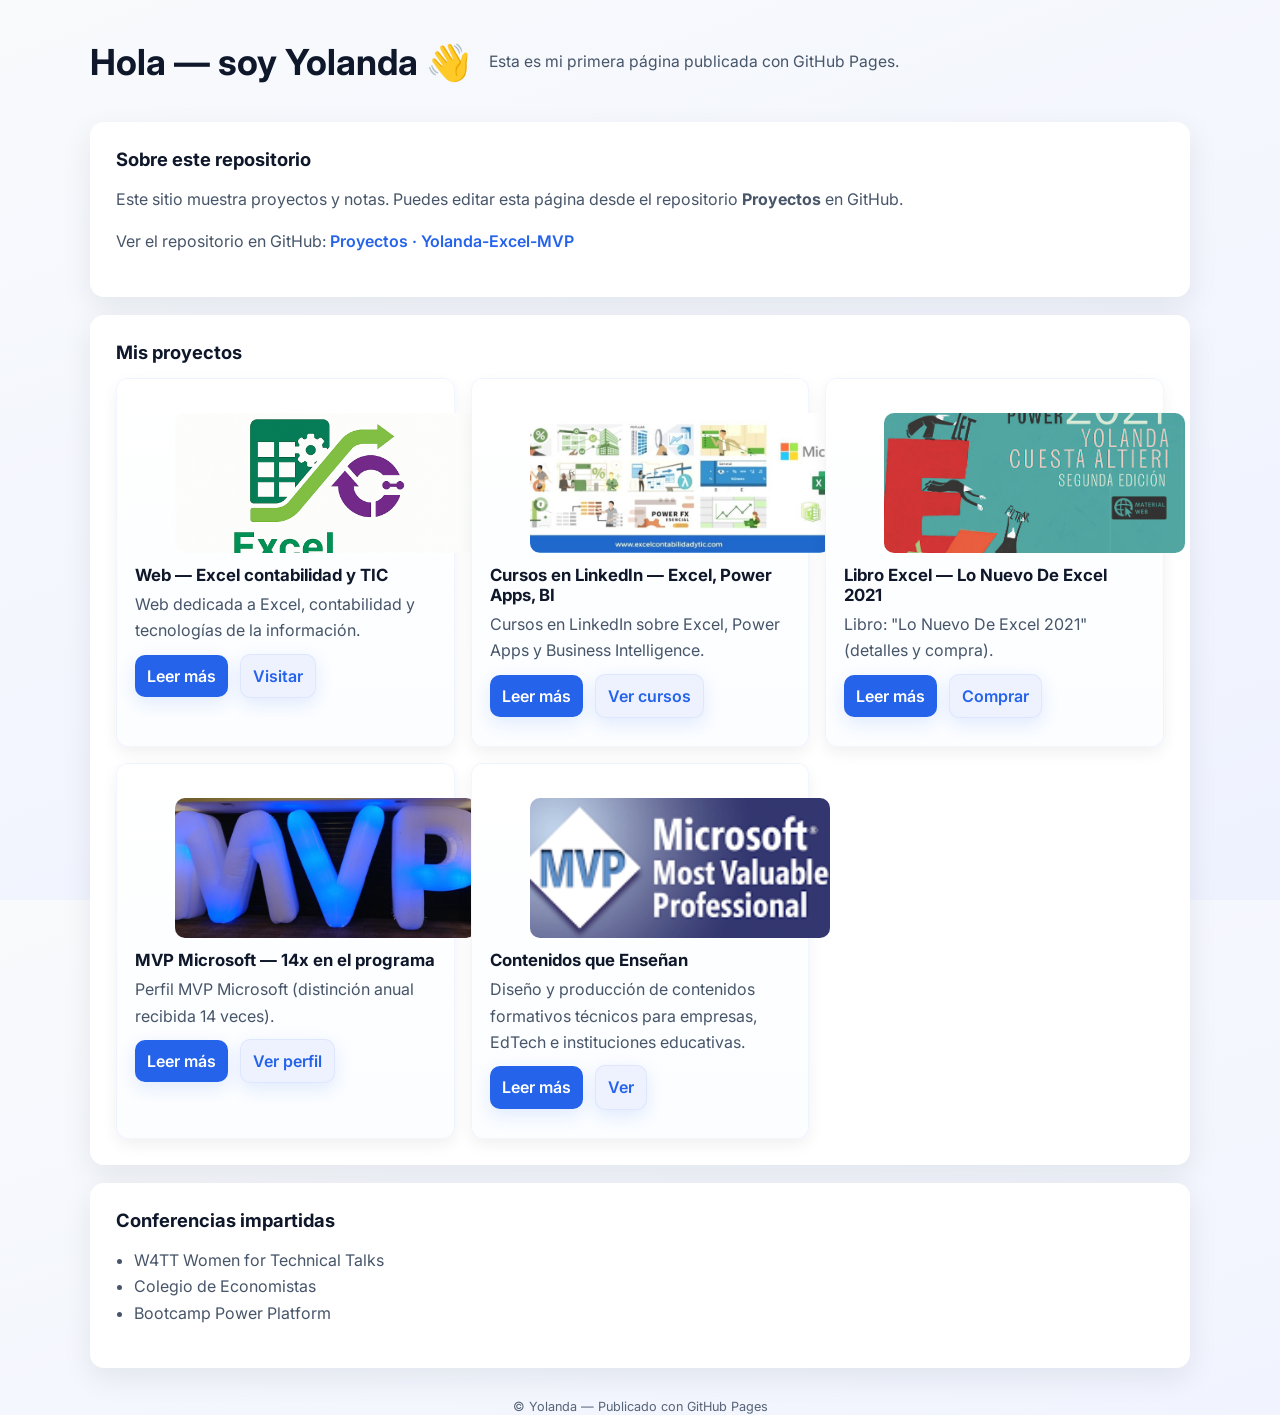
<file: index.html>
<!doctype html>
<html lang="es">
<head>
  <meta charset="utf-8" />
  <meta name="viewport" content="width=device-width,initial-scale=1" />
  <title>Proyectos — Yolanda</title>
  <link rel="stylesheet" href="styles.css">
</head>
<body>
  <header class="site-header">
    <div class="container">
      <h1>Hola — soy Yolanda 👋</h1>
      <p class="tagline">Esta es mi primera página publicada con GitHub Pages.</p>
    </div>
  </header>

  <main class="container">
    <section class="card">
      <h2>Sobre este repositorio</h2>
      <p>Este sitio muestra proyectos y notas. Puedes editar esta página desde el repositorio <strong>Proyectos</strong> en GitHub.</p>
      <p>Ver el repositorio en GitHub: <a href="https://github.com/Yolanda-Excel-MVP/Proyectos" target="_blank" rel="noopener">Proyectos · Yolanda-Excel-MVP</a></p>
    </section>

    <section class="card projects">
      <h2>Mis proyectos</h2>
      <div class="projects-grid">
        <article class="project-card">
          <figure class="project-media">
            <img src="images/imagesweb.jpg" alt="Web — Excel contabilidad y TIC">
          </figure>
          <h3>Web — Excel contabilidad y TIC</h3>
          <p>Web dedicada a Excel, contabilidad y tecnologías de la información.</p>
          <p><a class="btn-like" href="about-web.html">Leer más</a> <a class="btn-like secondary" href="https://excelcontabilidadytic.com/" target="_blank" rel="noopener">Visitar</a></p>
        </article>

        <article class="project-card">
          <figure class="project-media">
            <img src="images/imageslinkedin.jpg" alt="Cursos en LinkedIn — Excel, Power Apps, BI">
          </figure>
          <h3>Cursos en LinkedIn — Excel, Power Apps, BI</h3>
          <p>Cursos en LinkedIn sobre Excel, Power Apps y Business Intelligence.</p>
          <p><a class="btn-like" href="about-linkedin.html">Leer más</a> <a class="btn-like secondary" href="https://www.linkedin.com/learning/search?keywords=yolanda%20cuesta%20altieri" target="_blank" rel="noopener">Ver cursos</a></p>
        </article>

        <article class="project-card">
          <figure class="project-media">
            <img src="images/imageslibro.jpg" alt="Libro — Lo Nuevo De Excel 2021">
          </figure>
          <h3>Libro Excel — Lo Nuevo De Excel 2021</h3>
          <p>Libro: "Lo Nuevo De Excel 2021" (detalles y compra).</p>
          <p><a class="btn-like" href="about-libro.html">Leer más</a> <a class="btn-like secondary" href="https://www.alpha-editorial.com/Papel/9789587788815/Lo+Nuevo+De+Excel+2021" target="_blank" rel="noopener">Comprar</a></p>
        </article>

        <article class="project-card">
          <figure class="project-media">
            <img src="images/imagesmvp.jpg" alt="MVP Microsoft — Yolanda">
          </figure>
          <h3>MVP Microsoft — 14x en el programa</h3>
          <p>Perfil MVP Microsoft (distinción anual recibida 14 veces).</p>
          <p><a class="btn-like" href="about-mvp.html">Leer más</a> <a class="btn-like secondary" href="https://mvp.microsoft.com/en-US/mvp/profile/04660ff3-3c9a-e411-93f2-9cb65495d3c4" target="_blank" rel="noopener">Ver perfil</a></p>
        </article>

        <article class="project-card">
          <figure class="project-media">
            <img src="images/imagescontenidos.jpg" alt="Contenidos que Enseñan — Yolanda">
          </figure>
          <h3>Contenidos que Enseñan</h3>
          <p>Diseño y producción de contenidos formativos técnicos para empresas, EdTech e instituciones educativas.</p>
          <p><a class="btn-like" href="about-contenidos.html">Leer más</a> <a class="btn-like secondary" href="https://excelcontabilidadytic.com/contenidos-que-ensenan-yolanda-cuesta/" target="_blank" rel="noopener">Ver</a></p>
        </article>
      </div>
    </section>

    <section class="card">
      <h2>Conferencias impartidas</h2>
      <ul>
        <li>W4TT Women for Technical Talks</li>
        <li>Colegio de Economistas</li>
        <li>Bootcamp Power Platform</li>
      </ul>
    </section>
  </main>

  <footer class="site-footer">
    <div class="container">
      <small>© Yolanda — Publicado con GitHub Pages</small>
    </div>
  </footer>
</body>
</html>
</file>
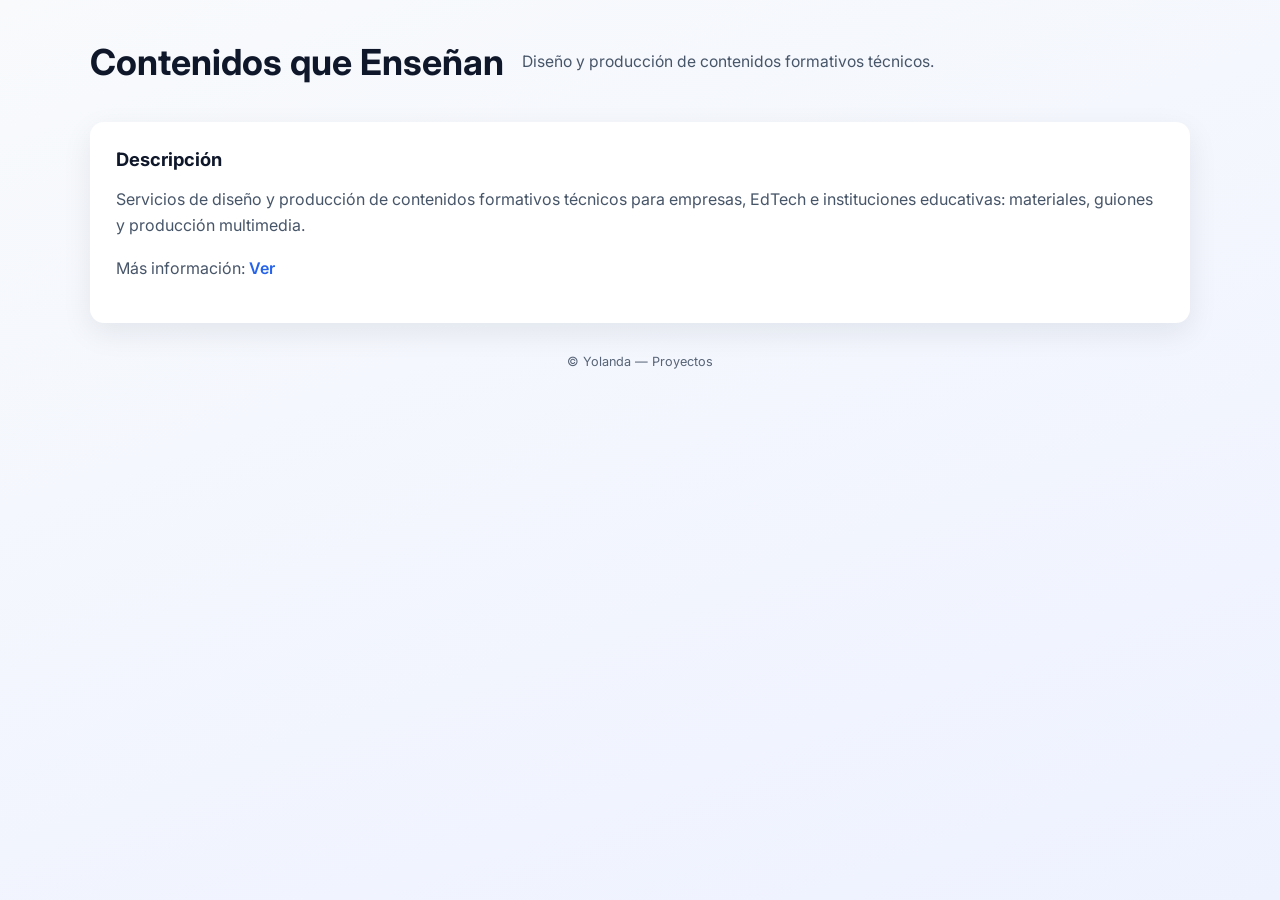
<file: about-contenidos.html>
<!doctype html>
<html lang="es">
<head>
  <meta charset="utf-8" />
  <meta name="viewport" content="width=device-width,initial-scale=1" />
  <title>Contenidos que Enseñan — Yolanda</title>
  <link rel="stylesheet" href="styles.css">
</head>
<body>
  <header class="site-header">
    <div class="container">
      <h1>Contenidos que Enseñan</h1>
      <p class="tagline">Diseño y producción de contenidos formativos técnicos.</p>
    </div>
  </header>

  <main class="container">
    <section class="card">
      <h2>Descripción</h2>
      <p>Servicios de diseño y producción de contenidos formativos técnicos para empresas, EdTech e instituciones educativas: materiales, guiones y producción multimedia.</p>
      <p>Más información: <a href="https://excelcontabilidadytic.com/contenidos-que-ensenan-yolanda-cuesta/" target="_blank" rel="noopener">Ver</a></p>
    </section>
  </main>

  <footer class="site-footer">
    <div class="container">
      <small>© Yolanda — Proyectos</small>
    </div>
  </footer>
</body>
</html>
</file>
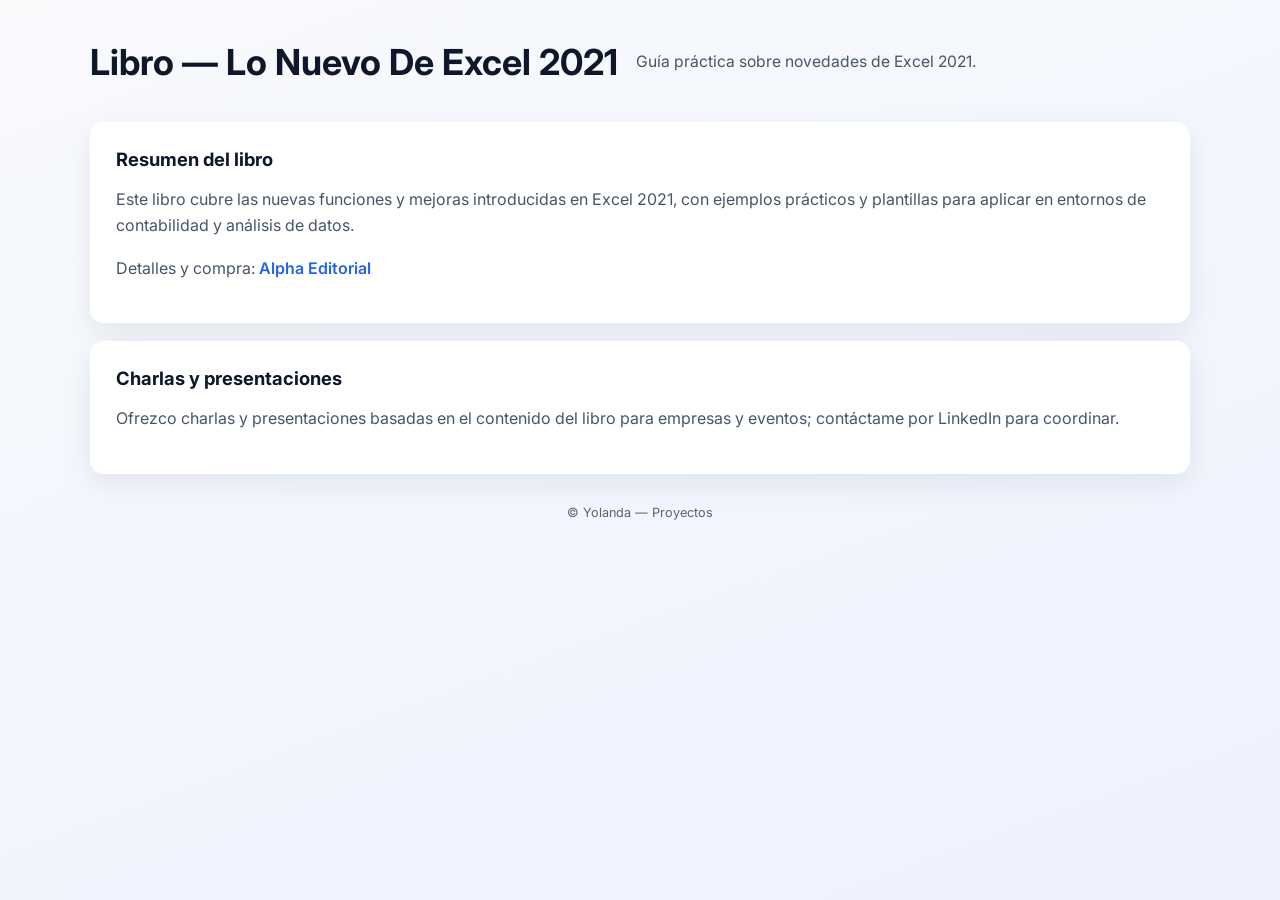
<file: about-libro.html>
<!doctype html>
<html lang="es">
<head>
  <meta charset="utf-8" />
  <meta name="viewport" content="width=device-width,initial-scale=1" />
  <title>Libro — Lo Nuevo De Excel 2021</title>
  <link rel="stylesheet" href="styles.css">
</head>
<body>
  <header class="site-header">
    <div class="container">
      <h1>Libro — Lo Nuevo De Excel 2021</h1>
      <p class="tagline">Guía práctica sobre novedades de Excel 2021.</p>
    </div>
  </header>

  <main class="container">
    <section class="card">
      <h2>Resumen del libro</h2>
      <p>Este libro cubre las nuevas funciones y mejoras introducidas en Excel 2021, con ejemplos prácticos y plantillas para aplicar en entornos de contabilidad y análisis de datos.</p>
      <p>Detalles y compra: <a href="https://www.alpha-editorial.com/Papel/9789587788815/Lo+Nuevo+De+Excel+2021" target="_blank" rel="noopener">Alpha Editorial</a></p>
    </section>

    <section class="card">
      <h2>Charlas y presentaciones</h2>
      <p>Ofrezco charlas y presentaciones basadas en el contenido del libro para empresas y eventos; contáctame por LinkedIn para coordinar.</p>
    </section>
  </main>

  <footer class="site-footer">
    <div class="container">
      <small>© Yolanda — Proyectos</small>
    </div>
  </footer>
</body>
</html>
</file>
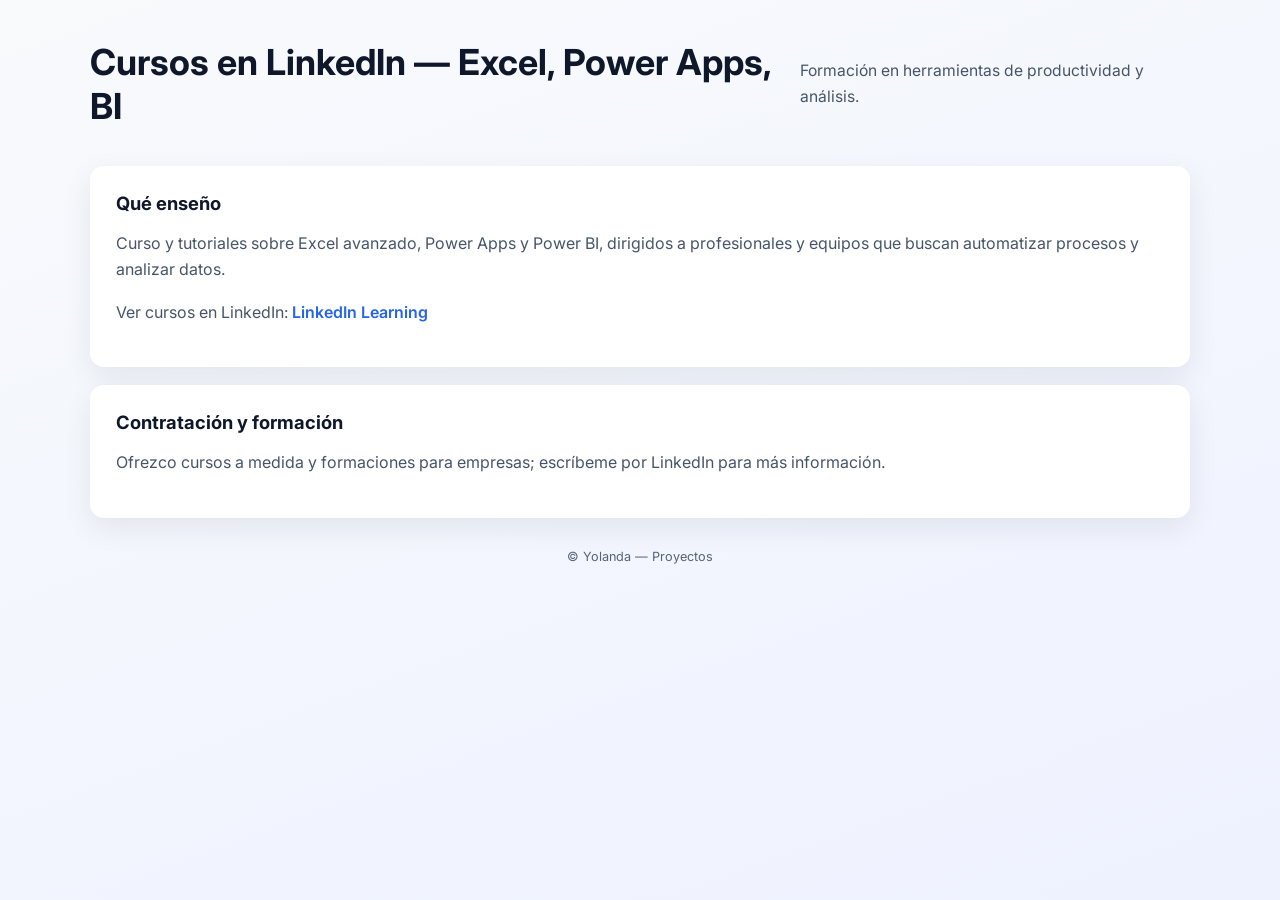
<file: about-linkedin.html>
<!doctype html>
<html lang="es">
<head>
  <meta charset="utf-8" />
  <meta name="viewport" content="width=device-width,initial-scale=1" />
  <title>Cursos en LinkedIn — Yolanda</title>
  <link rel="stylesheet" href="styles.css">
</head>
<body>
  <header class="site-header">
    <div class="container">
      <h1>Cursos en LinkedIn — Excel, Power Apps, BI</h1>
      <p class="tagline">Formación en herramientas de productividad y análisis.</p>
    </div>
  </header>

  <main class="container">
    <section class="card">
      <h2>Qué enseño</h2>
      <p>Curso y tutoriales sobre Excel avanzado, Power Apps y Power BI, dirigidos a profesionales y equipos que buscan automatizar procesos y analizar datos.</p>
      <p>Ver cursos en LinkedIn: <a href="https://www.linkedin.com/learning/search?keywords=yolanda%20cuesta%20altieri" target="_blank" rel="noopener">LinkedIn Learning</a></p>
    </section>

    <section class="card">
      <h2>Contratación y formación</h2>
      <p>Ofrezco cursos a medida y formaciones para empresas; escríbeme por LinkedIn para más información.</p>
    </section>
  </main>

  <footer class="site-footer">
    <div class="container">
      <small>© Yolanda — Proyectos</small>
    </div>
  </footer>
</body>
</html>
</file>
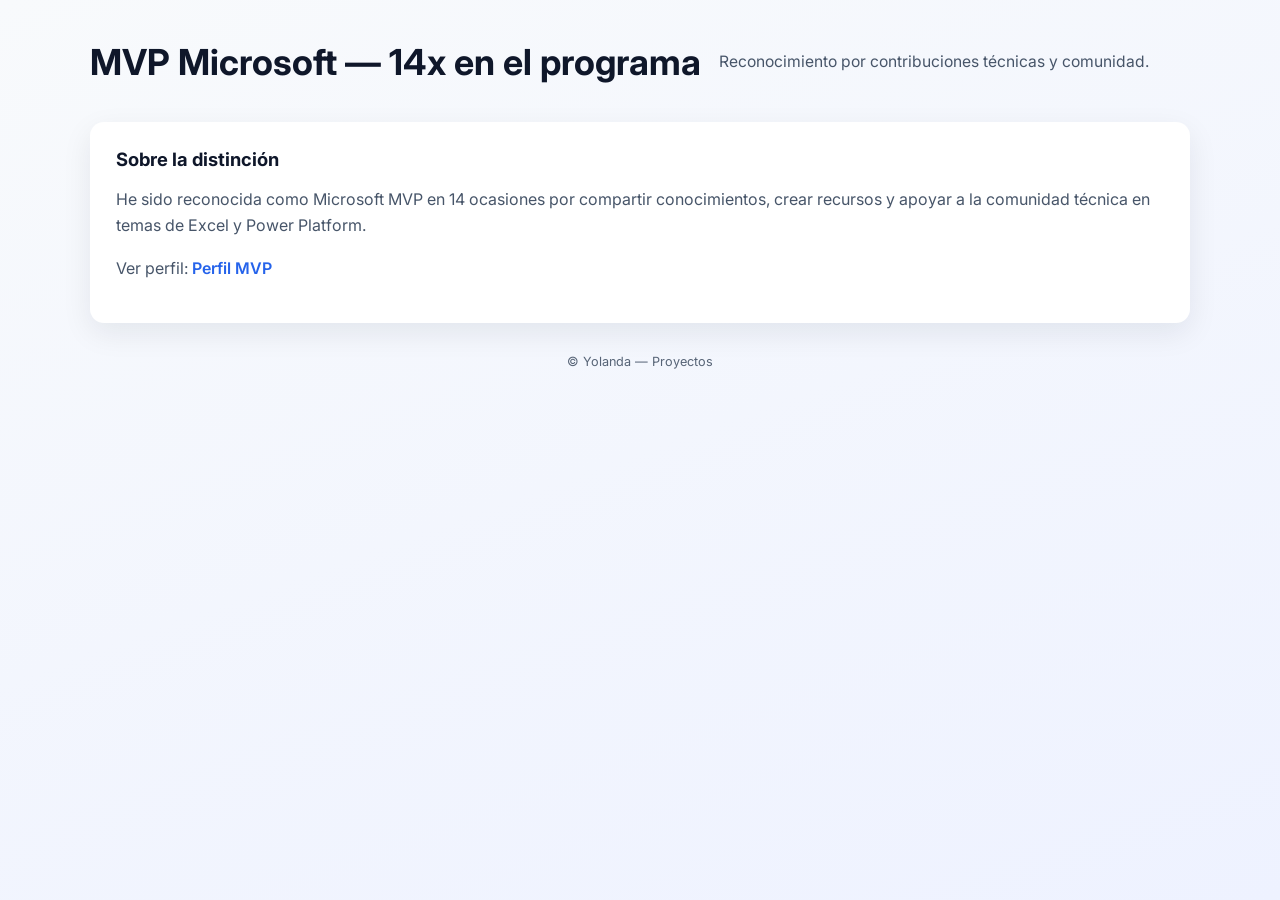
<file: about-mvp.html>
<!doctype html>
<html lang="es">
<head>
  <meta charset="utf-8" />
  <meta name="viewport" content="width=device-width,initial-scale=1" />
  <title>MVP Microsoft — Yolanda</title>
  <link rel="stylesheet" href="styles.css">
</head>
<body>
  <header class="site-header">
    <div class="container">
      <h1>MVP Microsoft — 14x en el programa</h1>
      <p class="tagline">Reconocimiento por contribuciones técnicas y comunidad.</p>
    </div>
  </header>

  <main class="container">
    <section class="card">
      <h2>Sobre la distinción</h2>
      <p>He sido reconocida como Microsoft MVP en 14 ocasiones por compartir conocimientos, crear recursos y apoyar a la comunidad técnica en temas de Excel y Power Platform.</p>
      <p>Ver perfil: <a href="https://mvp.microsoft.com/en-US/mvp/profile/04660ff3-3c9a-e411-93f2-9cb65495d3c4" target="_blank" rel="noopener">Perfil MVP</a></p>
    </section>
  </main>

  <footer class="site-footer">
    <div class="container">
      <small>© Yolanda — Proyectos</small>
    </div>
  </footer>
</body>
</html>
</file>
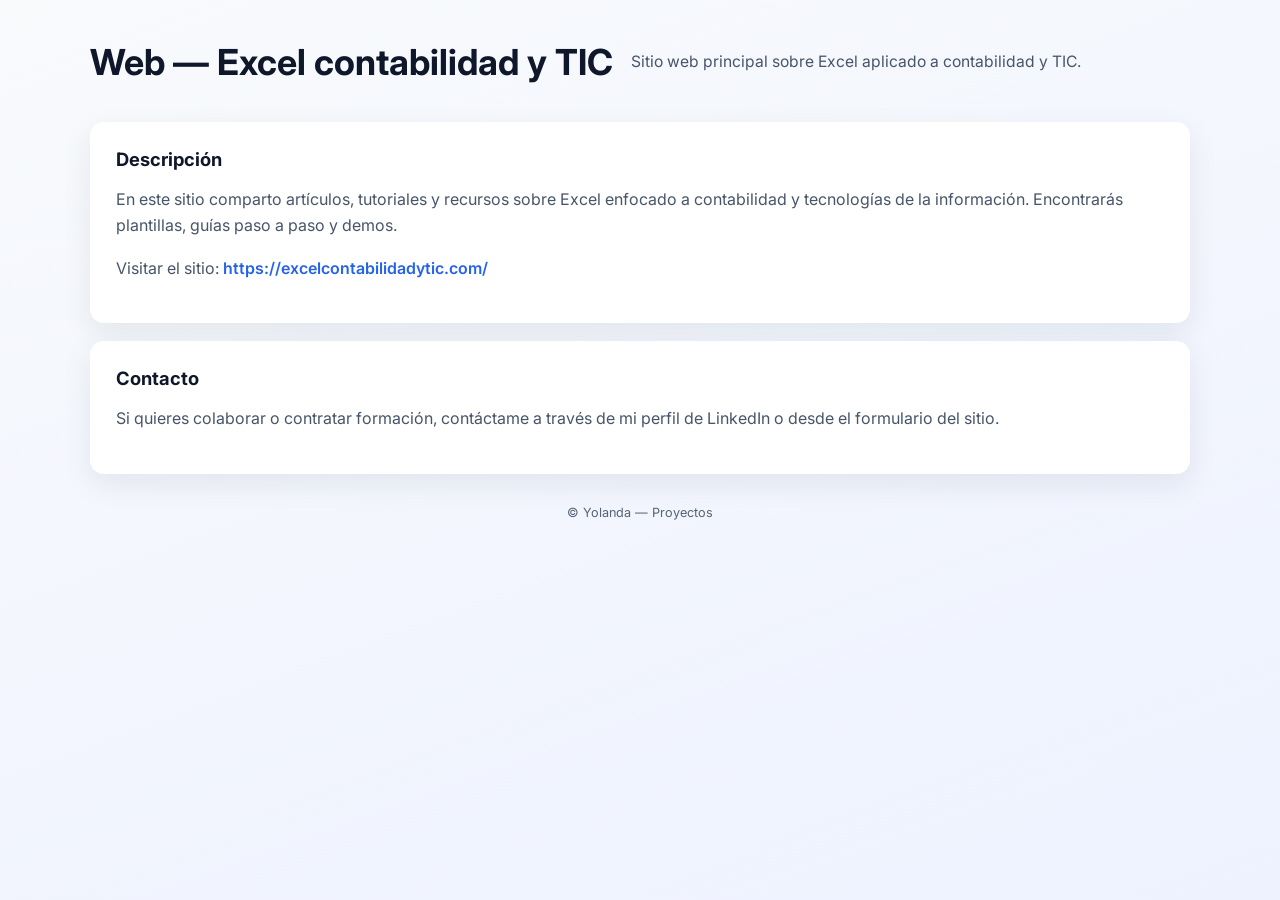
<file: about-web.html>
<!doctype html>
<html lang="es">
<head>
  <meta charset="utf-8" />
  <meta name="viewport" content="width=device-width,initial-scale=1" />
  <title>Web — Excel contabilidad y TIC</title>
  <link rel="stylesheet" href="styles.css">
</head>
<body>
  <header class="site-header">
    <div class="container">
      <h1>Web — Excel contabilidad y TIC</h1>
      <p class="tagline">Sitio web principal sobre Excel aplicado a contabilidad y TIC.</p>
    </div>
  </header>

  <main class="container">
    <section class="card">
      <h2>Descripción</h2>
      <p>En este sitio comparto artículos, tutoriales y recursos sobre Excel enfocado a contabilidad y tecnologías de la información. Encontrarás plantillas, guías paso a paso y demos.</p>
      <p>Visitar el sitio: <a href="https://excelcontabilidadytic.com/" target="_blank" rel="noopener">https://excelcontabilidadytic.com/</a></p>
    </section>

    <section class="card">
      <h2>Contacto</h2>
      <p>Si quieres colaborar o contratar formación, contáctame a través de mi perfil de LinkedIn o desde el formulario del sitio.</p>
    </section>
  </main>

  <footer class="site-footer">
    <div class="container">
      <small>© Yolanda — Proyectos</small>
    </div>
  </footer>
</body>
</html>
</file>
<file: styles.css>
@import url('https://fonts.googleapis.com/css2?family=Inter:wght@400;600;700&display=swap');
:root{
  --bg-gradient-start: #f8fafc;
  --bg-gradient-end: #eef2ff;
  --card-bg: #ffffff;
  --text: #0f172a;
  --muted: #475569;
  --accent: #2563eb;
  --accent-600: #1d4ed8;
  --radius: 14px;
  --shadow-lg: 0 10px 30px rgba(15,23,42,0.08);
  --shadow-sm: 0 6px 16px rgba(15,23,42,0.06);
}
*{box-sizing:border-box}
html,body{height:100%}
body{
  margin:0;
  font-family: 'Inter', system-ui, -apple-system, "Segoe UI", Roboto, "Helvetica Neue", Arial;
  color:var(--text);
  background: linear-gradient(160deg,var(--bg-gradient-start),var(--bg-gradient-end));
  -webkit-font-smoothing:antialiased;
  -moz-osx-font-smoothing:grayscale;
  padding:28px 16px;
}
.container{
  max-width:1100px;
  margin:0 auto;
  padding:0 20px;
}

/* Header */
.site-header{
  margin-bottom:26px;
}
.site-header .container{
  display:flex;
  gap:18px;
  align-items:center;
  padding:12px 0;
}
.site-header h1{margin:0;font-size:clamp(1.6rem,2.8vw,2.5rem);font-weight:700}
.tagline{margin:0;color:var(--muted);font-size:0.98rem}

/* Card baseline */
.card{
  background:var(--card-bg);
  border-radius:var(--radius);
  box-shadow:var(--shadow-lg);
  padding:22px;
  margin-bottom:18px;
}

h2{margin-top:0;color:var(--text);font-size:1.15rem}
p, li{color:var(--muted);line-height:1.65;font-size:1rem}
a{color:var(--accent);text-decoration:none;font-weight:600}
a:hover{text-decoration:underline}

/* Projects grid */
.projects-grid{
  display:grid;
  grid-template-columns:1fr;
  gap:16px;
  margin-top:12px;
}
.project-card{
  padding:18px;
  border-radius:12px;
  background:linear-gradient(180deg,#ffffff,#fbfdff);
  box-shadow:var(--shadow-sm);
  transition:transform .18s ease, box-shadow .18s ease;
  border:1px solid rgba(37,99,235,0.06);
}
.project-card h3{margin:0 0 6px 0;font-size:1.05rem}
.project-card p{margin:0 0 10px 0;color:var(--muted)}
.project-card a{margin-right:8px}
.project-card:hover{transform:translateY(-6px);box-shadow:0 14px 40px rgba(15,23,42,0.08)}

/* Project image */
.project-media{
  width:100%;
  height:160px;
  overflow:hidden;
  border-radius:10px;
  margin-bottom:12px;
  background:#f3f6ff;
}
.project-media img{
  width:100%;
  height:100%;
  object-fit:cover;
  display:block;
  transform-origin:center;
  transition:transform .4s ease;
}
.project-card:hover .project-media img{ transform:scale(1.06); }

/* Buttons style for links */
.btn-like{
  display:inline-block;
  padding:8px 12px;
  border-radius:10px;
  background:var(--accent);
  color:white;
  text-decoration:none;
  font-weight:600;
  box-shadow:0 6px 18px rgba(37,99,235,0.12);
}
.btn-like.secondary{background:#eef2ff;color:var(--accent);border:1px solid rgba(37,99,235,0.08)}

/* Footer */
.site-footer{margin-top:28px;text-align:center;color:var(--muted);font-size:0.95rem}

/* Responsive layout */
@media(min-width:700px){
  .projects-grid{grid-template-columns:repeat(2,1fr)}
}
@media(min-width:1000px){
  .projects-grid{grid-template-columns:repeat(3,1fr)}
  .container{padding:0}
  .card{padding:26px}
  .project-media{height:140px}
}

/* Small improvements */
ul{padding-left:1.15rem}
small{opacity:0.9}

/* Accessibility helpers */
a:focus{outline:3px solid rgba(37,99,235,0.18);outline-offset:3px}
</file>
